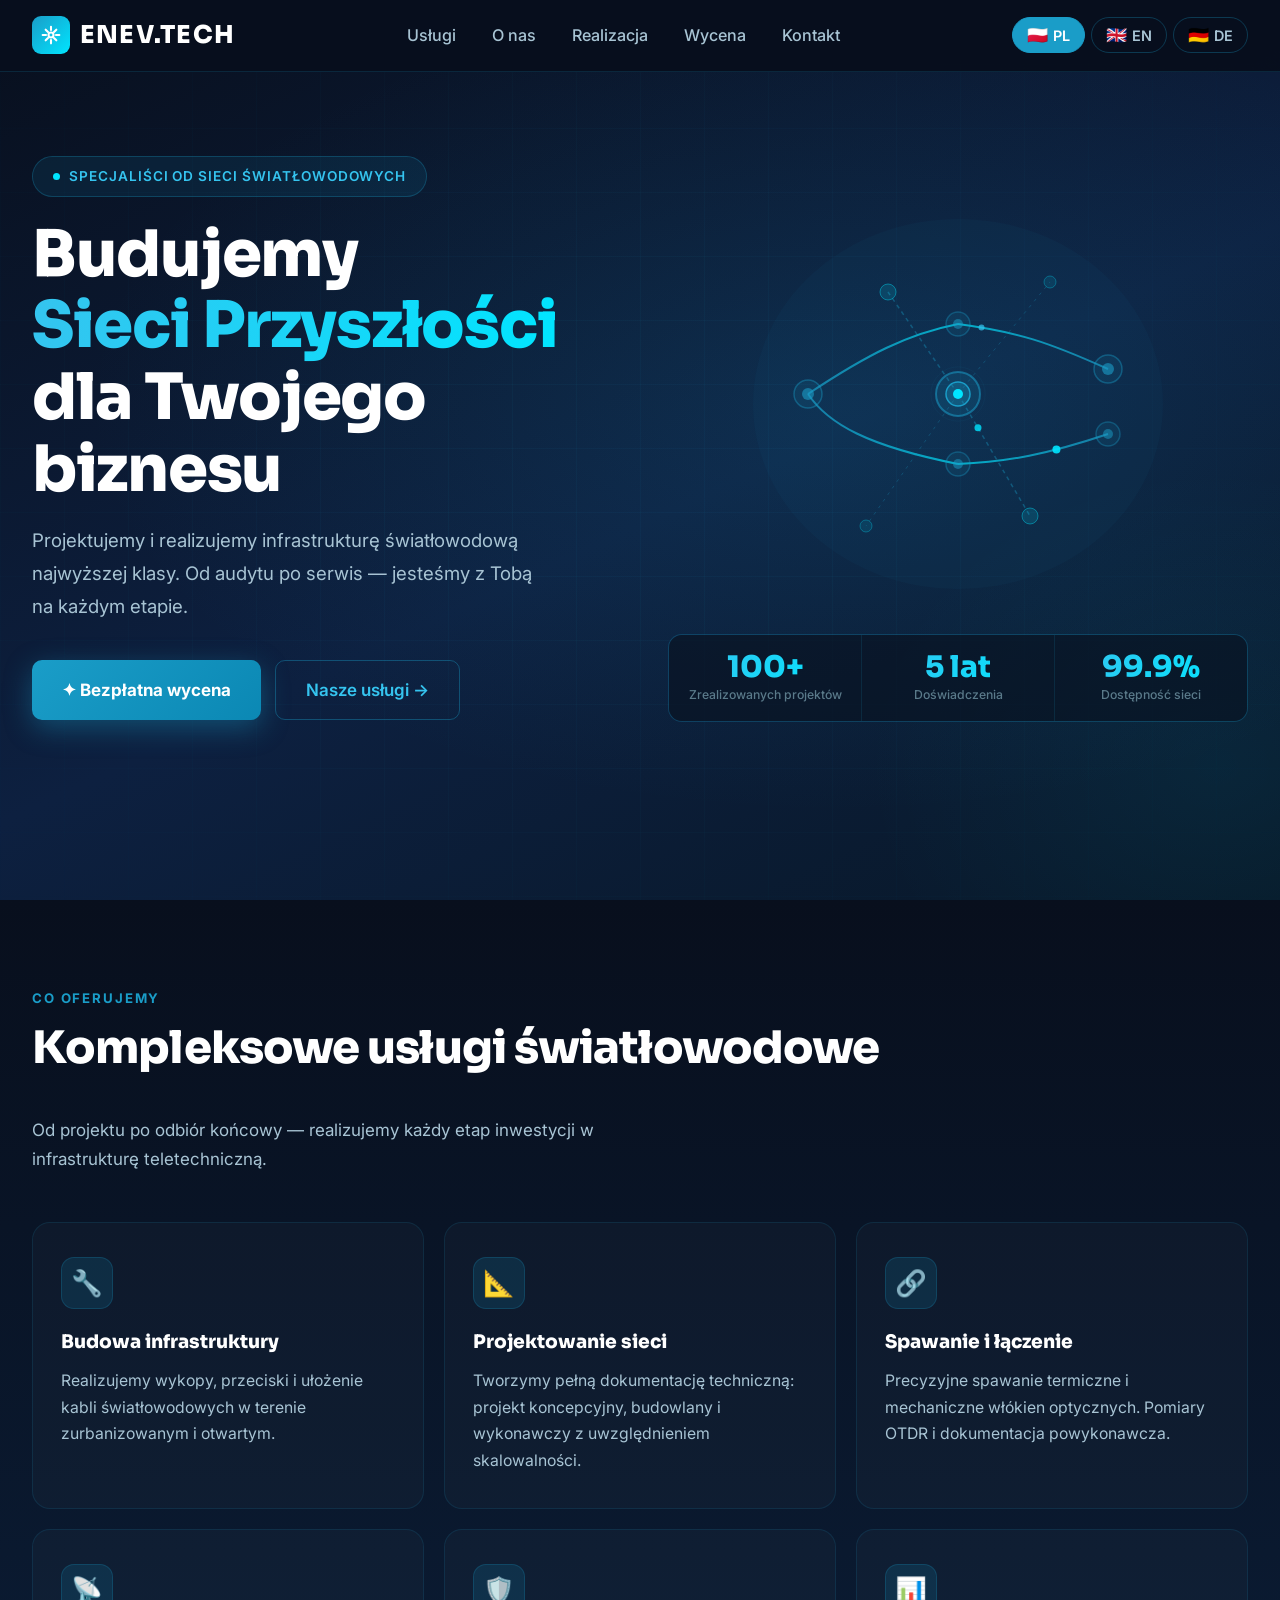
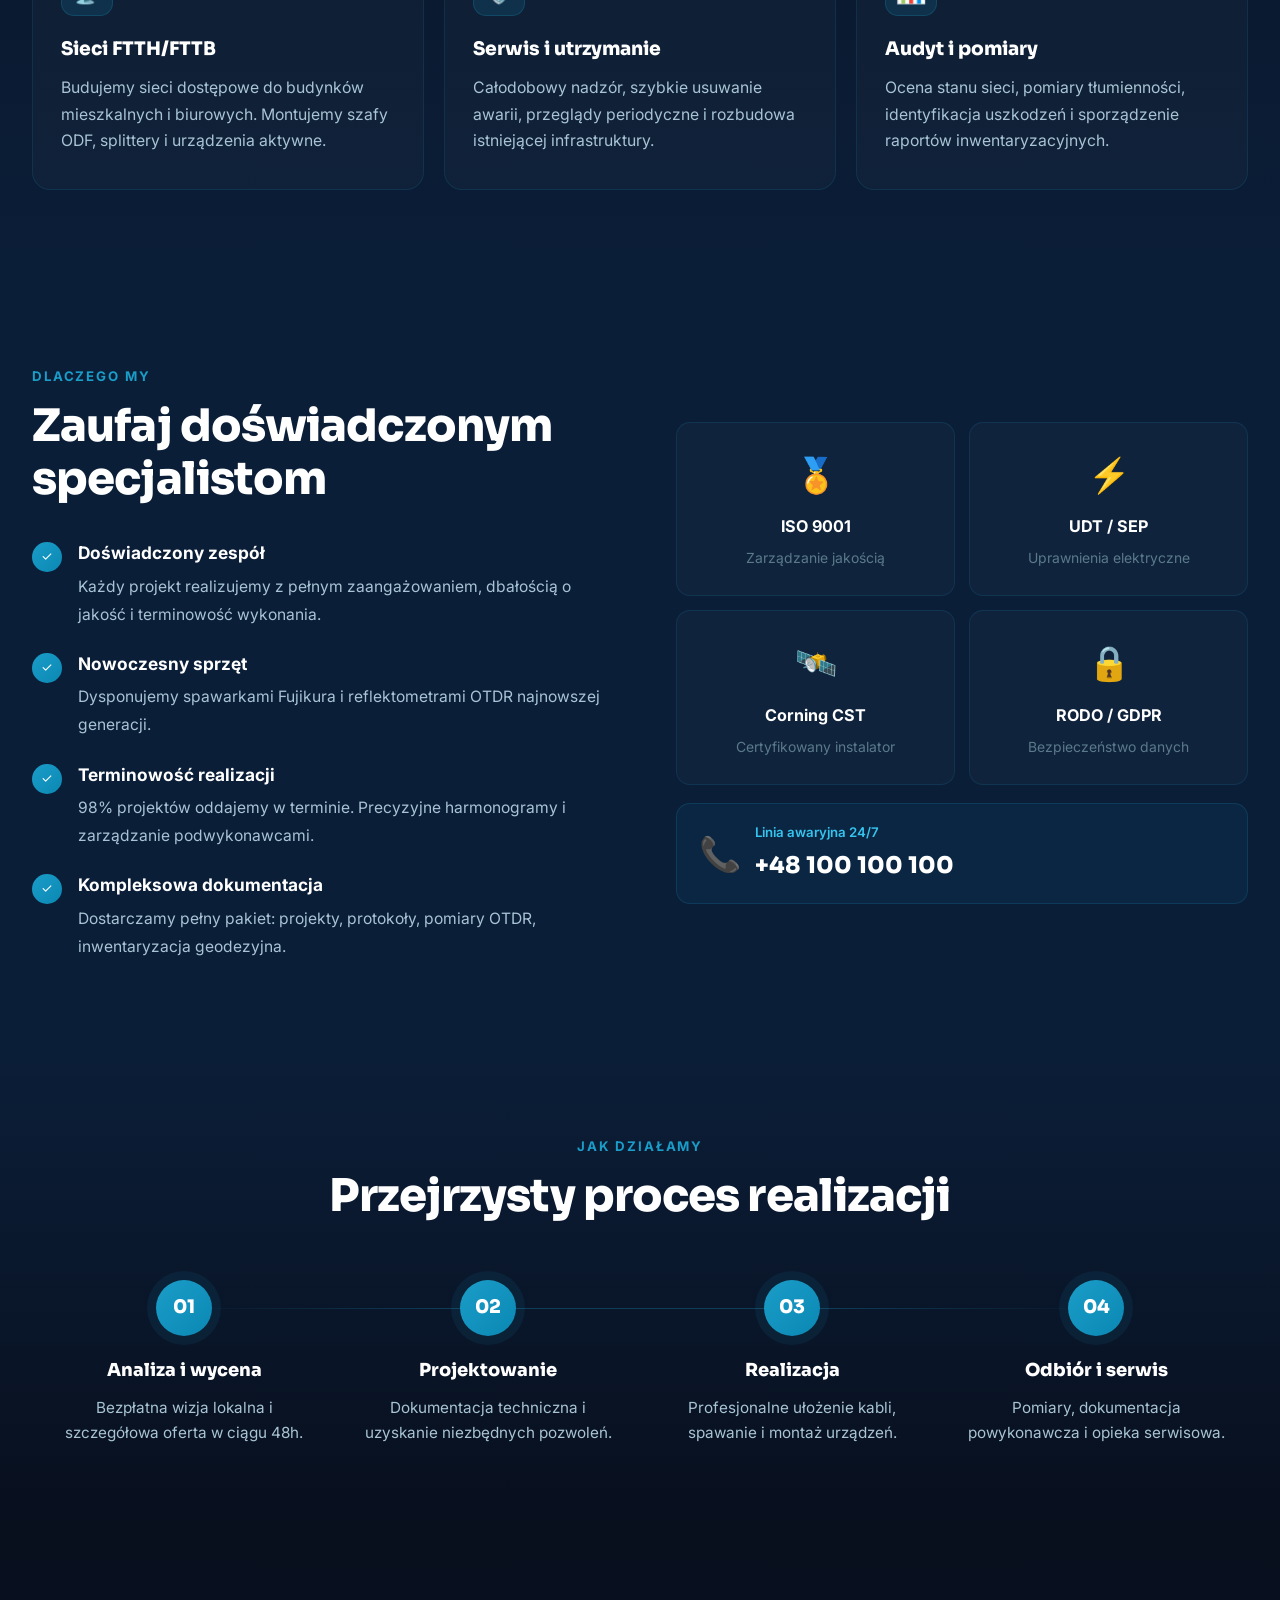
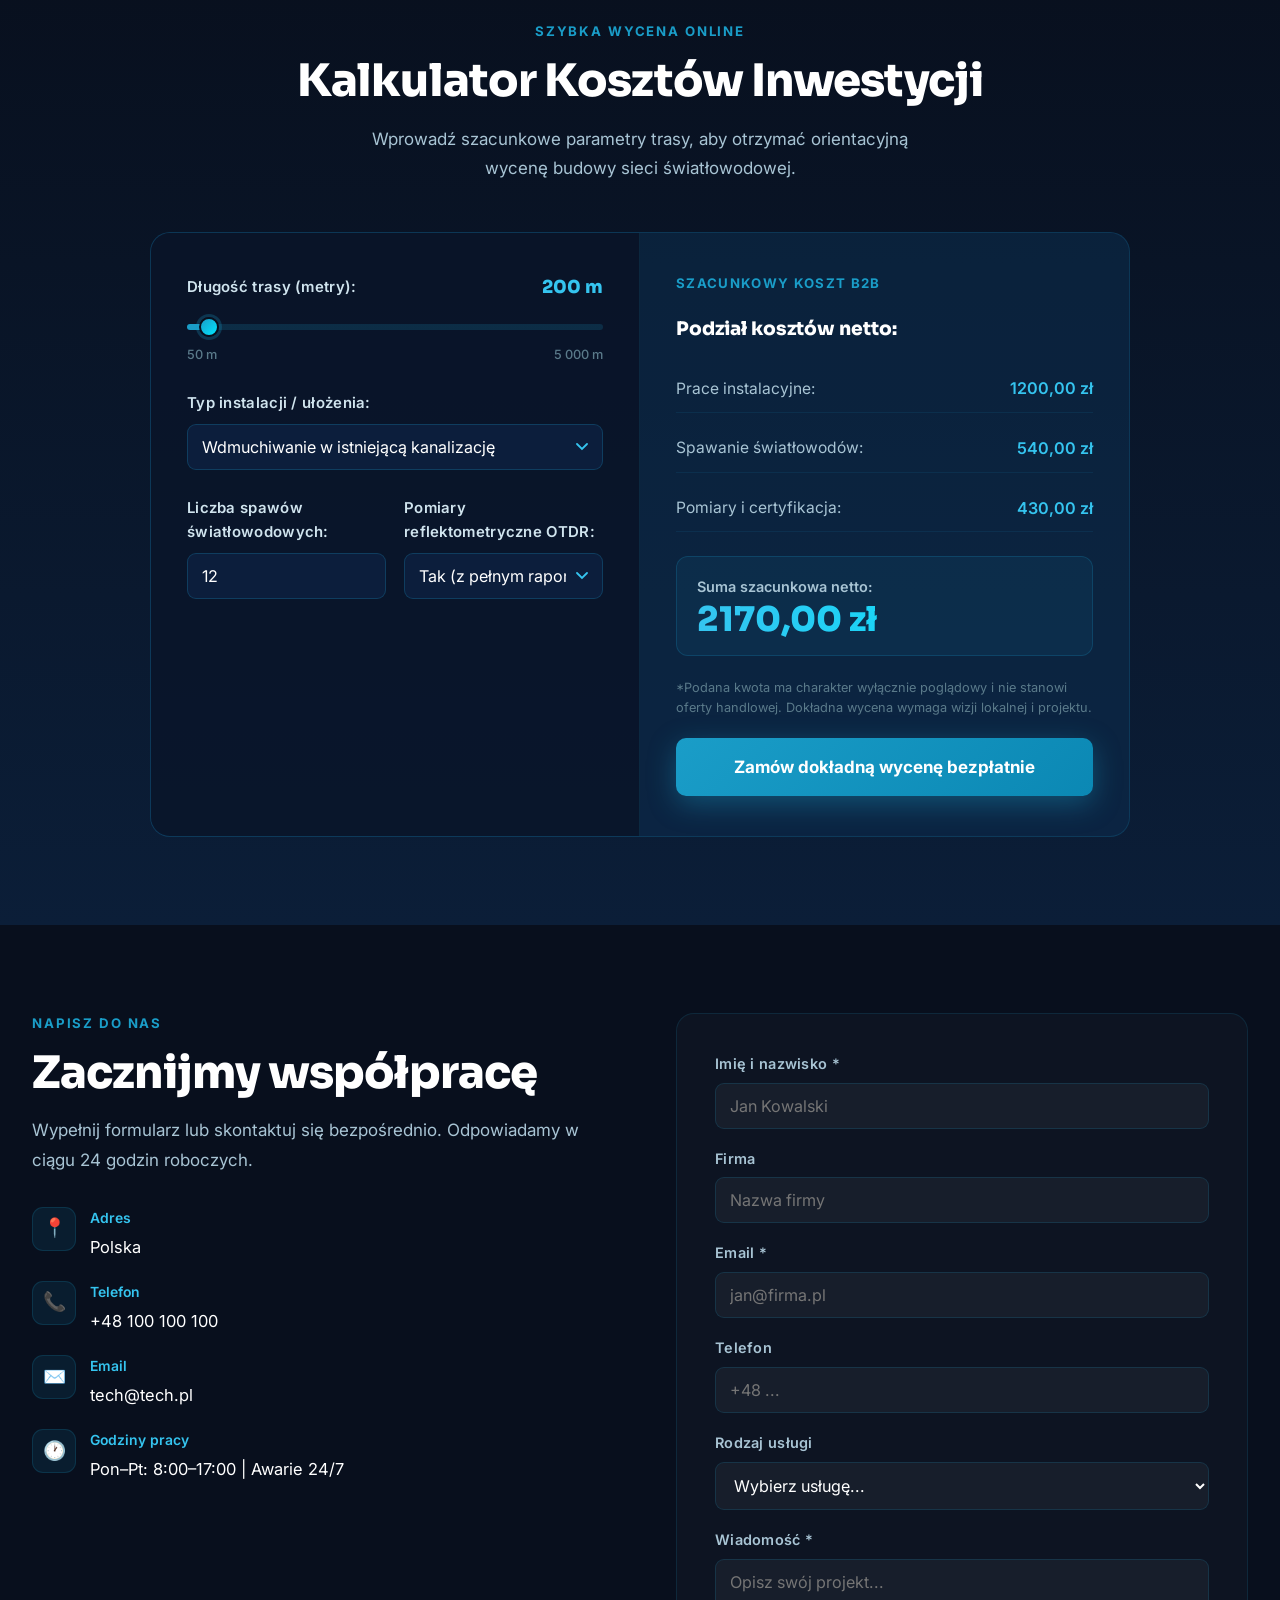
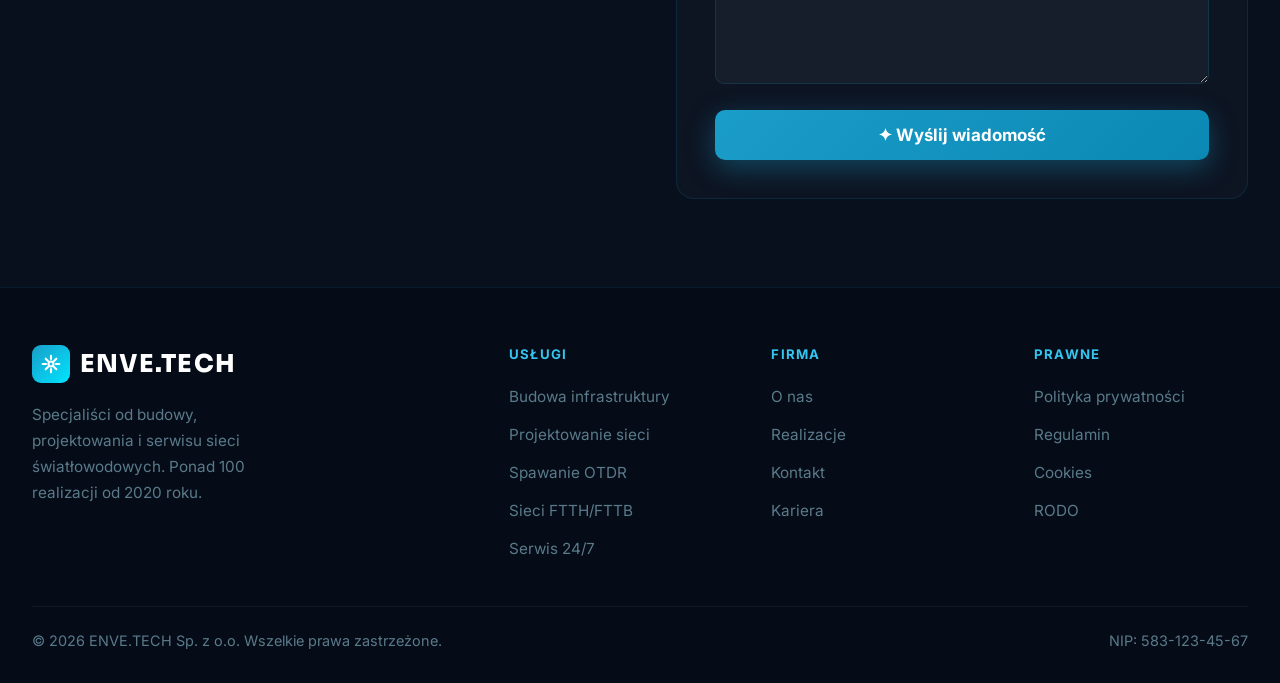
<file: index.html>
<!doctype html>
<html lang="pl">
	<head>
		<meta charset="UTF-8" />
		<meta name="viewport" content="width=device-width, initial-scale=1.0" />
		<meta
			name="description"
			content="Portfolio Łukasza – specjalisty od sieci światłowodowych."
		/>
		<title>ENEV.TECH – Budowa Sieci Światłowodowych</title>
		<link
			href="https://fonts.googleapis.com/css2?family=Inter:wght@300;400;500;600;700;800;900&family=Sora:wght@700;800;900&display=swap"
			rel="stylesheet"
		/>
		<link rel="stylesheet" href="style.css" />
		<script src="script.js" defer></script>
		<style></style>
	</head>
	<body>
		<nav class="navbar">
			<div class="navbar-inner">
				<a href="#" class="logo" id="logoLink">
					<div class="logo-box" id="logoBox">
						<svg
							id="logoSvg"
							viewBox="0 0 24 24"
							fill="none"
							stroke="#fff"
							stroke-width="2.5"
							stroke-linecap="round"
						>
							<circle cx="12" cy="12" r="3" />
							<path
								d="M12 2v4M12 18v4M2 12h4M18 12h4M5.6 5.6l2.8 2.8M15.6 15.6l2.8 2.8M5.6 18.4l2.8-2.8M15.6 8.4l2.8-2.8"
							/>
						</svg>
					</div>
					ENEV.TECH
				</a>

				<ul class="nav-links">
					<li>
						<a href="#services" data-i18n="nav_services">Usługi</a>
					</li>
					<li><a href="#why" data-i18n="nav_why">O nas</a></li>
					<li>
						<a href="#process" data-i18n="nav_process"
							>Realizacja</a
						>
					</li>
					<li>
						<a href="#calculator" data-i18n="nav_calc">Wycena</a>
					</li>
					<li>
						<a href="#contact" data-i18n="nav_contact">Kontakt</a>
					</li>
				</ul>

				<div class="lang-switcher">
					<button
						class="lang-btn active"
						onclick="setLang('pl', this)"
					>
						<span class="flag">🇵🇱</span> PL
					</button>
					<button class="lang-btn" onclick="setLang('en', this)">
						<span class="flag">🇬🇧</span> EN
					</button>
					<button class="lang-btn" onclick="setLang('de', this)">
						<span class="flag">🇩🇪</span> DE
					</button>
				</div>

				<button
					class="hamburger"
					id="hamburger"
					onclick="toggleMenu()"
					aria-label="Menu"
				>
					<span></span><span></span><span></span>
				</button>
			</div>
		</nav>
		<div class="mobile-drawer" id="drawer">
			<ul class="mobile-nav-links">
				<li>
					<a
						href="#services"
						onclick="closeMenu()"
						data-i18n="nav_services"
						>Usługi</a
					>
				</li>
				<li>
					<a href="#why" onclick="closeMenu()" data-i18n="nav_why"
						>O nas</a
					>
				</li>
				<li>
					<a
						href="#process"
						onclick="closeMenu()"
						data-i18n="nav_process"
						>Realizacja</a
					>
				</li>
				<li>
					<a
						href="#calculator"
						onclick="closeMenu()"
						data-i18n="nav_calc"
						>Wycena</a
					>
				</li>
				<li>
					<a
						href="#contact"
						onclick="closeMenu()"
						data-i18n="nav_contact"
						>Kontakt</a
					>
				</li>
			</ul>
			<div class="mobile-lang-bar">
				<button
					class="mobile-lang-btn active"
					onclick="setLang('pl', this)"
				>
					<span class="flag">🇵🇱</span> <span>Polski</span>
				</button>
				<button class="mobile-lang-btn" onclick="setLang('en', this)">
					<span class="flag">🇬🇧</span> <span>English</span>
				</button>
				<button class="mobile-lang-btn" onclick="setLang('de', this)">
					<span class="flag">🇩🇪</span> <span>Deutsch</span>
				</button>
			</div>
		</div>
		<section class="hero" id="home">
			<div class="hero-bg"></div>
			<div class="grid-bg"></div>
			<div class="hero-inner">
				<div>
					<div class="hero-tag" data-i18n="hero_tag">
						Specjaliści od sieci światłowodowych
					</div>
					<h1>
						<span data-i18n="h1a">Budujemy</span><br />
						<span class="hl" data-i18n="h1b">Sieci Przyszłości</span
						><br />
						<span data-i18n="h1c">dla Twojego biznesu</span>
					</h1>
					<p class="hero-desc" data-i18n="hero_desc">
						Projektujemy i realizujemy infrastrukturę światłowodową
						najwyższej klasy. Od audytu po serwis — jesteśmy z Tobą
						na każdym etapie.
					</p>
					<div class="hero-btns">
						<a href="#calculator" class="btn-pri" data-i18n="cta1"
							>✦ Bezpłatna wycena</a
						>
						<a href="#services" class="btn-sec" data-i18n="cta2"
							>Nasze usługi →</a
						>
					</div>
				</div>
				<div class="hero-visual">
					<svg
						class="net-svg"
						viewBox="0 0 460 420"
						fill="none"
						xmlns="http://www.w3.org/2000/svg"
					>
						<ellipse
							cx="230"
							cy="210"
							rx="205"
							ry="185"
							fill="rgba(26,157,200,0.04)"
						/>
						<path
							d="M80 200 C140 160 180 140 230 130"
							stroke="url(#g1)"
							stroke-width="2"
							opacity=".7"
						/>
						<path
							d="M80 200 C100 230 140 252 230 270"
							stroke="url(#g1)"
							stroke-width="2"
							opacity=".7"
						/>
						<path
							d="M380 175 C320 148 290 138 230 130"
							stroke="url(#g2)"
							stroke-width="2"
							opacity=".7"
						/>
						<path
							d="M380 240 C320 260 280 268 230 270"
							stroke="url(#g2)"
							stroke-width="2"
							opacity=".7"
						/>
						<path
							d="M230 130 L230 270"
							stroke="url(#g1)"
							stroke-width="2.5"
							opacity=".8"
						/>
						<path
							d="M230 200 L160 98"
							stroke="rgba(26,157,200,.38)"
							stroke-width="1.5"
							stroke-dasharray="4 4"
						/>
						<path
							d="M230 200 L302 322"
							stroke="rgba(26,157,200,.38)"
							stroke-width="1.5"
							stroke-dasharray="4 4"
						/>
						<path
							d="M230 200 L138 332"
							stroke="rgba(26,157,200,.28)"
							stroke-width="1"
							stroke-dasharray="3 5"
						/>
						<path
							d="M230 200 L322 88"
							stroke="rgba(26,157,200,.28)"
							stroke-width="1"
							stroke-dasharray="3 5"
						/>
						<circle r="4" fill="#00e5ff" opacity=".9">
							<animateMotion dur="3s" repeatCount="indefinite">
								<mpath href="#mp1" />
							</animateMotion>
						</circle>
						<circle r="3" fill="#35c4ef" opacity=".7">
							<animateMotion
								dur="4s"
								begin="1s"
								repeatCount="indefinite"
							>
								<mpath href="#mp2" />
							</animateMotion>
						</circle>
						<circle r="3.5" fill="#00e5ff" opacity=".8">
							<animateMotion
								dur="3.5s"
								begin=".5s"
								repeatCount="indefinite"
							>
								<mpath href="#mp3" />
							</animateMotion>
						</circle>
						<path
							id="mp1"
							d="M80 200 C140 160 180 140 230 130 L230 270 C280 268 320 260 380 240"
							fill="none"
						/>
						<path
							id="mp2"
							d="M380 175 C320 148 290 138 230 130 C180 140 140 160 80 200"
							fill="none"
						/>
						<path
							id="mp3"
							d="M160 98 L230 200 L302 322"
							fill="none"
						/>
						<circle
							cx="230"
							cy="200"
							r="22"
							fill="rgba(26,157,200,.14)"
							stroke="rgba(26,157,200,.55)"
							stroke-width="2"
						/>
						<circle
							cx="230"
							cy="200"
							r="12"
							fill="rgba(26,157,200,.28)"
							stroke="var(--teal)"
							stroke-width="1.5"
						/>
						<circle cx="230" cy="200" r="5" fill="#00e5ff" />
						<circle
							cx="80"
							cy="200"
							r="14"
							fill="rgba(26,157,200,.1)"
							stroke="rgba(26,157,200,.4)"
							stroke-width="1.5"
						/>
						<circle
							cx="80"
							cy="200"
							r="6"
							fill="rgba(26,157,200,.6)"
						/>
						<circle
							cx="380"
							cy="175"
							r="14"
							fill="rgba(26,157,200,.1)"
							stroke="rgba(26,157,200,.4)"
							stroke-width="1.5"
						/>
						<circle
							cx="380"
							cy="175"
							r="6"
							fill="rgba(26,157,200,.6)"
						/>
						<circle
							cx="380"
							cy="240"
							r="12"
							fill="rgba(26,157,200,.1)"
							stroke="rgba(26,157,200,.35)"
							stroke-width="1.5"
						/>
						<circle
							cx="380"
							cy="240"
							r="5"
							fill="rgba(26,157,200,.5)"
						/>
						<circle
							cx="230"
							cy="130"
							r="12"
							fill="rgba(26,157,200,.1)"
							stroke="rgba(26,157,200,.35)"
							stroke-width="1.5"
						/>
						<circle
							cx="230"
							cy="130"
							r="5"
							fill="rgba(26,157,200,.5)"
						/>
						<circle
							cx="230"
							cy="270"
							r="12"
							fill="rgba(26,157,200,.1)"
							stroke="rgba(26,157,200,.35)"
							stroke-width="1.5"
						/>
						<circle
							cx="230"
							cy="270"
							r="5"
							fill="rgba(26,157,200,.5)"
						/>
						<circle
							cx="160"
							cy="98"
							r="8"
							fill="rgba(0,229,255,.14)"
							stroke="rgba(0,229,255,.4)"
							stroke-width="1"
						/>
						<circle
							cx="302"
							cy="322"
							r="8"
							fill="rgba(0,229,255,.14)"
							stroke="rgba(0,229,255,.4)"
							stroke-width="1"
						/>
						<circle
							cx="138"
							cy="332"
							r="6"
							fill="rgba(0,229,255,.1)"
							stroke="rgba(0,229,255,.3)"
							stroke-width="1"
						/>
						<circle
							cx="322"
							cy="88"
							r="6"
							fill="rgba(0,229,255,.1)"
							stroke="rgba(0,229,255,.3)"
							stroke-width="1"
						/>
						<circle
							cx="230"
							cy="200"
							r="32"
							fill="none"
							stroke="rgba(26,157,200,.14)"
							stroke-width="1"
						>
							<animate
								attributeName="r"
								values="22;44;22"
								dur="3s"
								repeatCount="indefinite"
							/>
							<animate
								attributeName="opacity"
								values=".5;0;.5"
								dur="3s"
								repeatCount="indefinite"
							/>
						</circle>
						<defs>
							<linearGradient
								id="g1"
								x1="0%"
								y1="0%"
								x2="100%"
								y2="0%"
							>
								<stop offset="0%" stop-color="#1a9dc8" />
								<stop offset="100%" stop-color="#00e5ff" />
							</linearGradient>
							<linearGradient
								id="g2"
								x1="100%"
								y1="0%"
								x2="0%"
								y2="0%"
							>
								<stop offset="0%" stop-color="#1a9dc8" />
								<stop offset="100%" stop-color="#00e5ff" />
							</linearGradient>
						</defs>
					</svg>
					<div class="hero-inline-stats reveal">
						<div class="his-cell">
							<div class="his-num">100+</div>
							<div class="his-lbl" data-i18n="st1">
								Zrealizowanych projektów
							</div>
						</div>
						<div class="his-cell">
							<div class="his-num">5 lat</div>
							<div class="his-lbl" data-i18n="st2">
								Doświadczenia
							</div>
						</div>
						<div class="his-cell">
							<div class="his-num">99.9%</div>
							<div class="his-lbl" data-i18n="st3">
								Dostępność sieci
							</div>
						</div>
					</div>
				</div>
			</div>
		</section>
		<section id="services">
			<div class="inner">
				<div class="svc-head reveal">
					<div>
						<div class="sec-label" data-i18n="sl_services">
							Co oferujemy
						</div>
						<h2 data-i18n="sh_services">
							Kompleksowe usługi światłowodowe
						</h2>
					</div>
					<p class="sec-sub" data-i18n="ss_services">
						Od projektu po odbiór końcowy — realizujemy każdy etap
						inwestycji w infrastrukturę teletechniczną.
					</p>
				</div>
				<div class="svc-grid">
					<div class="svc-card reveal">
						<div class="svc-icon">🔧</div>
						<h3 data-i18n="s1t">Budowa infrastruktury</h3>
						<p data-i18n="s1d">
							Realizujemy wykopy, przeciski i ułożenie kabli
							światłowodowych w terenie zurbanizowanym i otwartym.
						</p>
					</div>
					<div class="svc-card reveal">
						<div class="svc-icon">📐</div>
						<h3 data-i18n="s2t">Projektowanie sieci</h3>
						<p data-i18n="s2d">
							Tworzymy pełną dokumentację techniczną: projekt
							koncepcyjny, budowlany i wykonawczy z uwzględnieniem
							skalowalności.
						</p>
					</div>
					<div class="svc-card reveal">
						<div class="svc-icon">🔗</div>
						<h3 data-i18n="s3t">Spawanie i łączenie</h3>
						<p data-i18n="s3d">
							Precyzyjne spawanie termiczne i mechaniczne włókien
							optycznych. Pomiary OTDR i dokumentacja
							powykonawcza.
						</p>
					</div>
					<div class="svc-card reveal">
						<div class="svc-icon">📡</div>
						<h3 data-i18n="s4t">Sieci FTTH/FTTB</h3>
						<p data-i18n="s4d">
							Budujemy sieci dostępowe do budynków mieszkalnych i
							biurowych. Montujemy szafy ODF, splittery i
							urządzenia aktywne.
						</p>
					</div>
					<div class="svc-card reveal">
						<div class="svc-icon">🛡️</div>
						<h3 data-i18n="s5t">Serwis i utrzymanie</h3>
						<p data-i18n="s5d">
							Całodobowy nadzór, szybkie usuwanie awarii,
							przeglądy periodyczne i rozbudowa istniejącej
							infrastruktury.
						</p>
					</div>
					<div class="svc-card reveal">
						<div class="svc-icon">📊</div>
						<h3 data-i18n="s6t">Audyt i pomiary</h3>
						<p data-i18n="s6d">
							Ocena stanu sieci, pomiary tłumienności,
							identyfikacja uszkodzeń i sporządzenie raportów
							inwentaryzacyjnych.
						</p>
					</div>
				</div>
			</div>
		</section>
		<section id="why">
			<div class="inner">
				<div class="why-grid">
					<div>
						<div class="sec-label reveal" data-i18n="sl_why">
							Dlaczego my
						</div>
						<h2 class="reveal" data-i18n="sh_why">
							Zaufaj doświadczonym specjalistom
						</h2>
						<ul class="why-list">
							<li class="why-item reveal">
								<div class="why-check">✓</div>
								<div class="why-item-text">
									<strong data-i18n="w1t"
										>Doświadczony zespół</strong
									><span data-i18n="w1d"
										>Każdy projekt realizujemy z pełnym
										zaangażowaniem, dbałością o jakość i
										terminowość wykonania.</span
									>
								</div>
							</li>
							<li class="why-item reveal">
								<div class="why-check">✓</div>
								<div class="why-item-text">
									<strong data-i18n="w2t"
										>Nowoczesny sprzęt</strong
									><span data-i18n="w2d"
										>Dysponujemy spawarkami Fujikura i
										reflektometrami OTDR najnowszej
										generacji.</span
									>
								</div>
							</li>
							<li class="why-item reveal">
								<div class="why-check">✓</div>
								<div class="why-item-text">
									<strong data-i18n="w3t"
										>Terminowość realizacji</strong
									><span data-i18n="w3d"
										>98% projektów oddajemy w terminie.
										Precyzyjne harmonogramy i zarządzanie
										podwykonawcami.</span
									>
								</div>
							</li>
							<li class="why-item reveal">
								<div class="why-check">✓</div>
								<div class="why-item-text">
									<strong data-i18n="w4t"
										>Kompleksowa dokumentacja</strong
									><span data-i18n="w4d"
										>Dostarczamy pełny pakiet: projekty,
										protokoły, pomiary OTDR, inwentaryzacja
										geodezyjna.</span
									>
								</div>
							</li>
						</ul>
					</div>
					<div class="reveal">
						<div class="cert-cards">
							<div class="cert-card">
								<div class="cert-icon">🏅</div>
								<strong>ISO 9001</strong
								><span data-i18n="c1"
									>Zarządzanie jakością</span
								>
							</div>
							<div class="cert-card">
								<div class="cert-icon">⚡</div>
								<strong>UDT / SEP</strong
								><span data-i18n="c2"
									>Uprawnienia elektryczne</span
								>
							</div>
							<div class="cert-card">
								<div class="cert-icon">🛰️</div>
								<strong>Corning CST</strong
								><span data-i18n="c3"
									>Certyfikowany instalator</span
								>
							</div>
							<div class="cert-card">
								<div class="cert-icon">🔒</div>
								<strong>RODO / GDPR</strong
								><span data-i18n="c4"
									>Bezpieczeństwo danych</span
								>
							</div>
						</div>
						<div class="hotline-box">
							<div style="font-size: 2rem">📞</div>
							<div>
								<div class="hotline-label" data-i18n="hl_label">
									Linia awaryjna 24/7
								</div>
								<div class="big-phone">+48 100 100 100</div>
							</div>
						</div>
					</div>
				</div>
			</div>
		</section>
		<section id="process">
			<div class="inner">
				<div class="proc-head reveal">
					<div class="sec-label" data-i18n="sl_proc">
						Jak działamy
					</div>
					<h2 data-i18n="sh_proc">Przejrzysty proces realizacji</h2>
				</div>
				<div class="proc-steps">
					<div class="step reveal">
						<div class="step-num">01</div>
						<h3 data-i18n="p1t">Analiza i wycena</h3>
						<p data-i18n="p1d">
							Bezpłatna wizja lokalna i szczegółowa oferta w ciągu
							48h.
						</p>
					</div>
					<div class="step reveal">
						<div class="step-num">02</div>
						<h3 data-i18n="p2t">Projektowanie</h3>
						<p data-i18n="p2d">
							Dokumentacja techniczna i uzyskanie niezbędnych
							pozwoleń.
						</p>
					</div>
					<div class="step reveal">
						<div class="step-num">03</div>
						<h3 data-i18n="p3t">Realizacja</h3>
						<p data-i18n="p3d">
							Profesjonalne ułożenie kabli, spawanie i montaż
							urządzeń.
						</p>
					</div>
					<div class="step reveal">
						<div class="step-num">04</div>
						<h3 data-i18n="p4t">Odbiór i serwis</h3>
						<p data-i18n="p4d">
							Pomiary, dokumentacja powykonawcza i opieka
							serwisowa.
						</p>
					</div>
				</div>
			</div>
		</section>
		<section id="calculator">
			<div class="inner">
				<div class="calc-head reveal">
					<div class="sec-label" data-i18n="sl_calc">
						Szybka wycena online
					</div>
					<h2 data-i18n="sh_calc">Kalkulator Kosztów Inwestycji</h2>
					<p
						class="sec-sub"
						style="margin: 12px auto 0; text-align: center"
						data-i18n="ss_calc"
					>
						Wprowadź szacunkowe parametry trasy, aby otrzymać
						orientacyjną wycenę budowy sieci światłowodowej.
					</p>
				</div>
				<div class="calc-card reveal">
					<div class="calc-left">
						<div class="calc-field">
							<div class="calc-row-top">
								<label data-i18n="cl_dist"
									>Długość trasy (metry):</label
								>
								<span class="range-val" id="range-val"
									>200 m</span
								>
							</div>
							<div class="calc-range-wrap">
								<input
									type="range"
									class="calc-range"
									id="calc-range"
									min="50"
									max="5000"
									value="200"
									step="10"
								/>
							</div>
							<div class="range-minmax">
								<span>50 m</span><span>5 000 m</span>
							</div>
						</div>
						<div class="calc-field">
							<label data-i18n="cl_type"
								>Typ instalacji / ułożenia:</label
							>
							<select class="calc-select" id="calc-type">
								<option value="6" data-i18n="ct1">
									Wdmuchiwanie w istniejącą kanalizację
								</option>
								<option value="12" data-i18n="ct2">
									Mikrokablodukt w gruncie
								</option>
								<option value="18" data-i18n="ct3">
									Wykop otwarty z remontem nawierzchni
								</option>
								<option value="22" data-i18n="ct4">
									Przewiert sterowany HDD
								</option>
								<option value="30" data-i18n="ct5">
									Obszar miejski – pełny zakres robót
								</option>
							</select>
						</div>
						<div class="calc-two-col">
							<div class="calc-field">
								<label data-i18n="cl_splices"
									>Liczba spawów światłowodowych:</label
								>
								<input
									type="number"
									class="calc-input"
									id="calc-splices"
									value="12"
									min="0"
									max="999"
								/>
							</div>
							<div class="calc-field">
								<label data-i18n="cl_otdr"
									>Pomiary reflektometryczne OTDR:</label
								>
								<select class="calc-select" id="calc-otdr">
									<option value="yes" data-i18n="co1">
										Tak (z pełnym raportem pomiarów)
									</option>
									<option value="no" data-i18n="co2">
										Nie
									</option>
								</select>
							</div>
						</div>
					</div>
					<div class="calc-right">
						<div class="calc-result-label" data-i18n="cr_label">
							Szacunkowy Koszt B2B
						</div>
						<div class="result-title" data-i18n="cr_title">
							Podział kosztów netto:
						</div>
						<div class="cost-lines">
							<div class="cost-line">
								<span
									class="cost-line-label"
									data-i18n="cr_install"
									>Prace instalacyjne:</span
								><span
									class="cost-line-val"
									id="out-installation"
									>—</span
								>
							</div>
							<div class="cost-line">
								<span
									class="cost-line-label"
									data-i18n="cr_splices"
									>Spawanie światłowodów:</span
								><span class="cost-line-val" id="out-splices"
									>—</span
								>
							</div>
							<div class="cost-line">
								<span
									class="cost-line-label"
									data-i18n="cr_otdr"
									>Pomiary i certyfikacja:</span
								><span class="cost-line-val" id="out-pomiary"
									>—</span
								>
							</div>
						</div>
						<div class="cost-total-row">
							<div
								class="cost-total-label"
								data-i18n="cr_total_label"
							>
								Suma szacunkowa netto:
							</div>
							<div class="cost-total-num" id="out-total">—</div>
						</div>
						<p class="cost-note" data-i18n="cr_note">
							*Podana kwota ma charakter wyłącznie poglądowy i nie
							stanowi oferty handlowej. Dokładna wycena wymaga
							wizji lokalnej i projektu.
						</p>
						<a
							href="#contact"
							class="btn-pri"
							style="width: 100%; justify-content: center"
							data-i18n="cr_cta"
							>Zamów dokładną wycenę bezpłatnie</a
						>
					</div>
				</div>
			</div>
		</section>
		<section id="contact">
			<div class="inner">
				<div class="contact-wrap">
					<div>
						<div class="sec-label reveal" data-i18n="sl_contact">
							Napisz do nas
						</div>
						<h2 class="reveal" data-i18n="sh_contact">
							Zacznijmy współpracę
						</h2>
						<p class="sec-sub reveal" data-i18n="ss_contact">
							Wypełnij formularz lub skontaktuj się bezpośrednio.
							Odpowiadamy w ciągu 24 godzin roboczych.
						</p>
						<div class="contact-info">
							<div class="c-item reveal">
								<div class="c-icon">📍</div>
								<div>
									<strong data-i18n="ci_addr">Adres</strong
									><span>Polska</span>
								</div>
							</div>
							<div class="c-item reveal">
								<div class="c-icon">📞</div>
								<div>
									<strong data-i18n="ci_phone">Telefon</strong
									><span>+48 100 100 100</span>
								</div>
							</div>
							<div class="c-item reveal">
								<div class="c-icon">✉️</div>
								<div>
									<strong data-i18n="ci_email">Email</strong
									><span>tech@tech.pl</span>
								</div>
							</div>
							<div class="c-item reveal">
								<div class="c-icon">🕐</div>
								<div>
									<strong data-i18n="ci_hours"
										>Godziny pracy</strong
									><span data-i18n="ci_hval"
										>Pon–Pt: 8:00–17:00 | Awarie 24/7</span
									>
								</div>
							</div>
						</div>
					</div>
					<div class="contact-form reveal">
						<div class="f-group">
							<label data-i18n="fl_name">Imię i nazwisko *</label
							><input type="text" placeholder="Jan Kowalski" />
						</div>
						<div class="f-group">
							<label data-i18n="fl_co">Firma</label
							><input type="text" placeholder="Nazwa firmy" />
						</div>
						<div class="f-group">
							<label data-i18n="fl_email">Email *</label
							><input type="email" placeholder="jan@firma.pl" />
						</div>
						<div class="f-group">
							<label data-i18n="fl_phone">Telefon</label
							><input type="tel" placeholder="+48 ..." />
						</div>
						<div class="f-group">
							<label data-i18n="fl_svc">Rodzaj usługi</label>
							<select>
								<option data-i18n="fo0">
									Wybierz usługę...
								</option>
								<option data-i18n="fo1">
									Budowa infrastruktury
								</option>
								<option data-i18n="fo2">
									Projektowanie sieci
								</option>
								<option data-i18n="fo3">
									Spawanie i pomiary
								</option>
								<option data-i18n="fo4">
									Serwis i utrzymanie
								</option>
								<option data-i18n="fo5">Inne</option>
							</select>
						</div>
						<div class="f-group">
							<label data-i18n="fl_msg">Wiadomość *</label
							><textarea
								placeholder="Opisz swój projekt..."
							></textarea>
						</div>
						<button
							class="btn-pri"
							style="width: 100%; justify-content: center"
							data-i18n="f_send"
						>
							✦ Wyślij wiadomość
						</button>
					</div>
				</div>
			</div>
		</section>
		<footer>
			<div class="footer-inner">
				<div class="footer-top">
					<div class="footer-brand">
						<a
							href="#"
							class="logo"
							style="display: inline-flex; margin-bottom: 4px"
						>
							<div class="logo-box" id="footerLogoBox">
								<svg
									viewBox="0 0 24 24"
									fill="none"
									stroke="#fff"
									stroke-width="2.5"
									stroke-linecap="round"
								>
									<circle cx="12" cy="12" r="3" />
									<path
										d="M12 2v4M12 18v4M2 12h4M18 12h4M5.6 5.6l2.8 2.8M15.6 15.6l2.8 2.8M5.6 18.4l2.8-2.8M15.6 8.4l2.8-2.8"
									/>
								</svg>
							</div>
							ENVE.TECH
						</a>
						<p data-i18n="ft_desc">
							Specjaliści od budowy, projektowania i serwisu sieci
							światłowodowych. Ponad 100 realizacji od 2020 roku.
						</p>
					</div>
					<div class="f-col">
						<h4 data-i18n="ft_svc">Usługi</h4>
						<ul>
							<li>
								<a href="#services" data-i18n="fs1"
									>Budowa infrastruktury</a
								>
							</li>
							<li>
								<a href="#services" data-i18n="fs2"
									>Projektowanie sieci</a
								>
							</li>
							<li>
								<a href="#services" data-i18n="fs3"
									>Spawanie OTDR</a
								>
							</li>
							<li>
								<a href="#services" data-i18n="fs4"
									>Sieci FTTH/FTTB</a
								>
							</li>
							<li>
								<a href="#services" data-i18n="fs5"
									>Serwis 24/7</a
								>
							</li>
						</ul>
					</div>
					<div class="f-col">
						<h4 data-i18n="ft_co">Firma</h4>
						<ul>
							<li><a href="#why" data-i18n="fc1">O nas</a></li>
							<li>
								<a href="#process" data-i18n="fc2"
									>Realizacje</a
								>
							</li>
							<li>
								<a href="#contact" data-i18n="fc3">Kontakt</a>
							</li>
							<li><a href="#" data-i18n="fc4">Kariera</a></li>
						</ul>
					</div>
					<div class="f-col">
						<h4 data-i18n="ft_lg">Prawne</h4>
						<ul>
							<li>
								<a href="#" data-i18n="fl1"
									>Polityka prywatności</a
								>
							</li>
							<li><a href="#" data-i18n="fl2">Regulamin</a></li>
							<li><a href="#" data-i18n="fl3">Cookies</a></li>
							<li><a href="#" data-i18n="fl4">RODO</a></li>
						</ul>
					</div>
				</div>
				<div class="footer-bottom">
					<p data-i18n="ft_copy">
						© 2026 ENVE.TECH Sp. z o.o. Wszelkie prawa zastrzeżone.
					</p>
					<p>NIP: 583-123-45-67</p>
				</div>
			</div>
		</footer>
		<script></script>
	</body>
</html>
</file>
<file: style.css>
:root {
	--blue-deep: #080f1d;
	--blue-mid: #0d2040;
	--teal: #1a9dc8;
	--teal-light: #35c4ef;
	--accent: #00e5ff;
	--white: #ffffff;
	--gray-200: #d0e4ee;
	--gray-300: #a8c4d4;
	--gray-500: #5a7a8a;
	--nav-h: 72px;
}
*,
*::before,
*::after {
	box-sizing: border-box;
	margin: 0;
	padding: 0;
}
html {
	scroll-behavior: smooth;
	font-size: 17px;
}
body {
	font-family: "Inter", sans-serif;
	background: var(--blue-deep);
	color: var(--white);
	overflow-x: hidden;
	line-height: 1.65;
	font-display: swap;
}
.navbar {
	position: fixed;
	top: 0;
	left: 0;
	right: 0;
	z-index: 1000;
	height: var(--nav-h);
	background: rgba(8, 15, 29, 0.97);
	backdrop-filter: blur(14px);
	border-bottom: 1px solid rgba(26, 157, 200, 0.18);
	display: flex;
	align-items: center;
}
.navbar-inner {
	width: 100%;
	max-width: 1280px;
	margin: 0 auto;
	padding: 0 32px;
	display: flex;
	align-items: center;
	justify-content: space-between;
	gap: 16px;
}
.logo {
	display: flex;
	align-items: center;
	gap: 10px;
	font-family: "Sora", sans-serif;
	font-size: 1.45rem;
	font-weight: 900;
	color: var(--white);
	text-decoration: none;
	letter-spacing: 0.05em;
	flex-shrink: 0;
}
.logo-box {
	width: 38px;
	height: 38px;
	background: linear-gradient(135deg, var(--teal), var(--accent));
	border-radius: 9px;
	display: flex;
	align-items: center;
	justify-content: center;
	overflow: hidden;
	flex-shrink: 0;
}
.logo-box img {
	width: 100%;
	height: 100%;
	object-fit: cover;
	border-radius: 9px;
}
.logo-box svg {
	width: 20px;
	height: 20px;
}
.logo-upload-hint {
	display: none;
}
.nav-links {
	display: flex;
	align-items: center;
	gap: 36px;
	list-style: none;
}
.nav-links a {
	color: var(--gray-300);
	text-decoration: none;
	font-size: 0.95rem;
	font-weight: 500;
	transition: color 0.2s;
}
.nav-links a:hover {
	color: var(--accent);
}
.lang-switcher {
	display: flex;
	align-items: center;
	gap: 6px;
	flex-shrink: 0;
}
.lang-btn {
	display: flex;
	align-items: center;
	gap: 5px;
	padding: 7px 14px;
	border: 1.5px solid rgba(26, 157, 200, 0.3);
	background: transparent;
	border-radius: 24px;
	color: var(--gray-300);
	font-size: 0.85rem;
	font-weight: 600;
	font-family: "Inter", sans-serif;
	cursor: pointer;
	transition: all 0.2s;
	white-space: nowrap;
}
.lang-btn .flag {
	font-size: 1rem;
}
.lang-btn:hover {
	border-color: var(--teal);
	color: var(--white);
	background: rgba(26, 157, 200, 0.1);
}
.lang-btn.active {
	background: var(--teal);
	border-color: var(--teal);
	color: var(--white);
}
.hamburger {
	display: none;
	flex-direction: column;
	gap: 5px;
	background: none;
	border: none;
	cursor: pointer;
	padding: 6px;
	margin-left: 4px;
}
.hamburger span {
	display: block;
	width: 26px;
	height: 2.5px;
	background: var(--gray-300);
	border-radius: 2px;
	transition: all 0.3s;
}
.hamburger.open span:nth-child(1) {
	transform: translateY(7.5px) rotate(45deg);
}
.hamburger.open span:nth-child(2) {
	opacity: 0;
}
.hamburger.open span:nth-child(3) {
	transform: translateY(-7.5px) rotate(-45deg);
}
.mobile-drawer {
	display: none;
	position: fixed;
	top: var(--nav-h);
	left: 0;
	right: 0;
	background: rgba(8, 15, 29, 0.99);
	border-bottom: 1px solid rgba(26, 157, 200, 0.15);
	padding: 24px 28px 32px;
	z-index: 999;
	flex-direction: column;
}
.mobile-drawer.open {
	display: flex;
}
.mobile-nav-links {
	list-style: none;
	margin-bottom: 24px;
}
.mobile-nav-links li {
	border-bottom: 1px solid rgba(255, 255, 255, 0.06);
}
.mobile-nav-links a {
	display: block;
	padding: 15px 0;
	color: var(--white);
	text-decoration: none;
	font-size: 1.15rem;
	font-weight: 600;
	transition: color 0.2s;
}
.mobile-nav-links a:hover {
	color: var(--accent);
}
.mobile-lang-bar {
	display: flex;
	gap: 8px;
	background: rgba(255, 255, 255, 0.03);
	border: 1px solid rgba(26, 157, 200, 0.14);
	border-radius: 14px;
	padding: 8px;
}
.mobile-lang-btn {
	flex: 1;
	display: flex;
	align-items: center;
	justify-content: center;
	gap: 7px;
	padding: 13px 8px;
	border: 1.5px solid rgba(26, 157, 200, 0.22);
	background: transparent;
	border-radius: 10px;
	color: var(--gray-300);
	font-size: 0.95rem;
	font-weight: 700;
	font-family: "Inter", sans-serif;
	cursor: pointer;
	transition: all 0.2s;
}
.mobile-lang-btn .flag {
	font-size: 1.25rem;
}
.mobile-lang-btn.active {
	background: var(--teal);
	border-color: var(--teal);
	color: var(--white);
}
.mobile-lang-btn:not(.active):hover {
	border-color: var(--teal);
	color: var(--white);
}
.hero {
	padding-top: var(--nav-h);
	min-height: 100vh;
	display: flex;
	flex-direction: column;
	justify-content: center;
	position: relative;
	overflow: hidden;
}
.hero-bg {
	position: absolute;
	inset: 0;
	background:
		radial-gradient(
			ellipse 90% 70% at 65% 45%,
			rgba(26, 157, 200, 0.12) 0%,
			transparent 65%
		),
		radial-gradient(
			ellipse 50% 60% at 95% 85%,
			rgba(0, 229, 255, 0.06) 0%,
			transparent 55%
		),
		linear-gradient(155deg, #080f1d 0%, #0d2040 55%, #081828 100%);
}
.grid-bg {
	position: absolute;
	inset: 0;
	background-image:
		linear-gradient(rgba(26, 157, 200, 0.05) 1px, transparent 1px),
		linear-gradient(90deg, rgba(26, 157, 200, 0.05) 1px, transparent 1px);
	background-size: 64px 64px;
	mask-image: radial-gradient(
		ellipse 75% 75% at 50% 50%,
		black 25%,
		transparent 100%
	);
}
.hero-inner {
	max-width: 1280px;
	margin: 0 auto;
	padding: 64px 32px 32px;
	position: relative;
	z-index: 2;
	display: grid;
	grid-template-columns: 1fr 1fr;
	gap: 56px;
	align-items: center;
}
.hero-tag {
	display: inline-flex;
	align-items: center;
	gap: 9px;
	background: rgba(26, 157, 200, 0.1);
	border: 1px solid rgba(26, 157, 200, 0.28);
	border-radius: 32px;
	padding: 8px 20px;
	font-size: 0.8rem;
	font-weight: 600;
	color: var(--teal-light);
	letter-spacing: 0.07em;
	text-transform: uppercase;
	margin-bottom: 22px;
}
.hero-tag::before {
	content: "";
	width: 7px;
	height: 7px;
	background: var(--accent);
	border-radius: 50%;
	animation: blink 2s infinite;
}
@keyframes blink {
	0%,
	100% {
		opacity: 1;
		transform: scale(1);
	}
	50% {
		opacity: 0.4;
		transform: scale(1.5);
	}
}
h1 {
	font-family: "Sora", sans-serif;
	font-size: clamp(2.4rem, 5vw, 4rem);
	font-weight: 900;
	line-height: 1.12;
	letter-spacing: -0.02em;
	margin-bottom: 20px;
}
h1 .hl {
	background: linear-gradient(100deg, var(--teal-light), var(--accent));
	-webkit-background-clip: text;
	-webkit-text-fill-color: transparent;
	background-clip: text;
}

.hero-desc {
	font-size: 1.1rem;
	color: var(--gray-300);
	line-height: 1.75;
	max-width: 500px;
	margin-bottom: 36px;
	font-weight: 400;
}
.hero-btns {
	display: flex;
	gap: 14px;
	flex-wrap: wrap;
	margin-bottom: 40px;
}
.btn-pri {
	display: inline-flex;
	align-items: center;
	gap: 8px;
	padding: 15px 30px;
	background: linear-gradient(135deg, var(--teal), #0b88b4);
	color: var(--white);
	border: none;
	border-radius: 10px;
	font-size: 1rem;
	font-weight: 700;
	font-family: "Inter", sans-serif;
	cursor: pointer;
	text-decoration: none;
	box-shadow: 0 8px 28px rgba(26, 157, 200, 0.38);
	transition: all 0.25s;
}
.btn-pri:hover {
	transform: translateY(-3px);
	box-shadow: 0 14px 40px rgba(26, 157, 200, 0.55);
}
.btn-sec {
	display: inline-flex;
	align-items: center;
	gap: 8px;
	padding: 15px 30px;
	background: transparent;
	color: var(--teal-light);
	border: 1.5px solid rgba(26, 157, 200, 0.38);
	border-radius: 10px;
	font-size: 1rem;
	font-weight: 600;
	font-family: "Inter", sans-serif;
	cursor: pointer;
	text-decoration: none;
	transition: all 0.25s;
}
.btn-sec:hover {
	background: rgba(26, 157, 200, 0.09);
	border-color: var(--teal);
}
.hero-inline-stats {
	display: flex;
	gap: 0;
	border: 1px solid rgba(26, 157, 200, 0.22);
	border-radius: 14px;
	overflow: hidden;
	background: rgba(26, 157, 200, 0.06);
	width: 100%;
}
.his-cell {
	flex: 1;
	padding: 18px 10px;
	text-align: center;
	border-right: 1px solid rgba(26, 157, 200, 0.14);
	background: rgba(8, 15, 29, 0.65);
}
.his-cell:last-child {
	border-right: none;
}
.his-num {
	font-family: "Sora", sans-serif;
	font-size: 1.75rem;
	font-weight: 900;
	background: linear-gradient(120deg, var(--teal-light), var(--accent));
	-webkit-background-clip: text;
	-webkit-text-fill-color: transparent;
	background-clip: text;
	line-height: 1;
	margin-bottom: 5px;
}
.his-lbl {
	font-size: 0.72rem;
	color: var(--gray-500);
	font-weight: 500;
	line-height: 1.3;
}
.hero-visual {
	display: flex;
	flex-direction: column;
	align-items: center;
	justify-content: center;
	gap: 20px;
}
.net-svg {
	width: 100%;
	max-width: 460px;
	animation: float 7s ease-in-out infinite;
}
@keyframes float {
	0%,
	100% {
		transform: translateY(0);
	}
	50% {
		transform: translateY(-14px);
	}
}
.logo-upload-zone {
	display: none;
}
section {
	padding: 88px 0;
}
.inner {
	max-width: 1280px;
	margin: 0 auto;
	padding: 0 32px;
}
.sec-label {
	font-size: 0.78rem;
	font-weight: 700;
	letter-spacing: 0.14em;
	text-transform: uppercase;
	color: var(--teal);
	margin-bottom: 12px;
}
h2 {
	font-family: "Sora", sans-serif;
	font-size: clamp(1.8rem, 3.5vw, 2.8rem);
	font-weight: 800;
	line-height: 1.2;
	letter-spacing: -0.02em;
	margin-bottom: 16px;
}
.sec-sub {
	font-size: 1rem;
	color: var(--gray-300);
	line-height: 1.72;
	max-width: 580px;
	font-weight: 400;
}
#services {
	background: linear-gradient(180deg, var(--blue-deep) 0%, #0b1e38 100%);
}
.svc-head {
	display: flex;
	justify-content: space-between;
	align-items: flex-end;
	margin-bottom: 48px;
	gap: 24px;
	flex-wrap: wrap;
}
.svc-grid {
	display: grid;
	grid-template-columns: repeat(3, 1fr);
	gap: 20px;
}
.svc-card {
	background: rgba(255, 255, 255, 0.025);
	border: 1px solid rgba(26, 157, 200, 0.14);
	border-radius: 18px;
	padding: 34px 28px;
	transition: all 0.3s;
	position: relative;
	overflow: hidden;
}
.svc-card::after {
	content: "";
	position: absolute;
	top: 0;
	left: 0;
	right: 0;
	height: 2px;
	background: linear-gradient(90deg, transparent, var(--teal), transparent);
	opacity: 0;
	transition: opacity 0.3s;
}
.svc-card:hover {
	background: rgba(26, 157, 200, 0.055);
	border-color: rgba(26, 157, 200, 0.32);
	transform: translateY(-5px);
	box-shadow: 0 22px 52px rgba(0, 0, 0, 0.35);
}
.svc-card:hover::after {
	opacity: 1;
}
.svc-icon {
	width: 52px;
	height: 52px;
	background: rgba(26, 157, 200, 0.15);
	border: 1px solid rgba(26, 157, 200, 0.22);
	border-radius: 13px;
	display: flex;
	align-items: center;
	justify-content: center;
	font-size: 1.5rem;
	margin-bottom: 18px;
}
.svc-card h3 {
	font-family: "Sora", sans-serif;
	font-size: 1.1rem;
	font-weight: 800;
	margin-bottom: 10px;
}
.svc-card p {
	font-size: 0.93rem;
	color: var(--gray-300);
	line-height: 1.68;
}
#why {
	background: #0b1e38;
}
.why-grid {
	display: grid;
	grid-template-columns: 1fr 1fr;
	gap: 72px;
	align-items: center;
}
.why-list {
	list-style: none;
	display: flex;
	flex-direction: column;
	gap: 22px;
	margin-top: 32px;
}
.why-item {
	display: flex;
	gap: 16px;
	align-items: flex-start;
}
.why-check {
	flex-shrink: 0;
	width: 30px;
	height: 30px;
	background: linear-gradient(135deg, var(--teal), #0b88b4);
	border-radius: 50%;
	display: flex;
	align-items: center;
	justify-content: center;
	font-size: 0.78rem;
	margin-top: 3px;
}
.why-item-text strong {
	display: block;
	font-size: 1.02rem;
	font-weight: 700;
	margin-bottom: 4px;
}
.why-item-text span {
	font-size: 0.92rem;
	color: var(--gray-300);
	line-height: 1.65;
}
.cert-cards {
	display: grid;
	grid-template-columns: 1fr 1fr;
	gap: 14px;
}
.cert-card {
	background: rgba(255, 255, 255, 0.025);
	border: 1px solid rgba(26, 157, 200, 0.14);
	border-radius: 14px;
	padding: 24px 18px;
	text-align: center;
}
.cert-icon {
	font-size: 2rem;
	margin-bottom: 10px;
}
.cert-card strong {
	display: block;
	font-size: 0.95rem;
	font-weight: 700;
	margin-bottom: 4px;
}
.cert-card span {
	font-size: 0.82rem;
	color: var(--gray-500);
}
.hotline-box {
	margin-top: 18px;
	background: rgba(26, 157, 200, 0.07);
	border: 1px solid rgba(26, 157, 200, 0.18);
	border-radius: 14px;
	padding: 18px 22px;
	display: flex;
	gap: 14px;
	align-items: center;
}
.hotline-label {
	font-size: 0.78rem;
	color: var(--teal-light);
	font-weight: 600;
	margin-bottom: 3px;
}
.big-phone {
	font-family: "Sora", sans-serif;
	font-size: 1.35rem;
	font-weight: 800;
}
#process {
	background: linear-gradient(180deg, #0b1e38 0%, var(--blue-deep) 100%);
}
.proc-head {
	text-align: center;
	margin-bottom: 56px;
}
.proc-steps {
	display: grid;
	grid-template-columns: repeat(4, 1fr);
	gap: 0;
	position: relative;
}
.proc-steps::before {
	content: "";
	position: absolute;
	top: 28px;
	left: 12.5%;
	right: 12.5%;
	height: 1px;
	background: linear-gradient(
		90deg,
		transparent,
		var(--teal) 30%,
		var(--teal) 70%,
		transparent
	);
	opacity: 0.3;
}
.step {
	text-align: center;
	padding: 0 18px;
}
.step-num {
	width: 56px;
	height: 56px;
	background: linear-gradient(135deg, var(--teal), #0b88b4);
	border-radius: 50%;
	display: flex;
	align-items: center;
	justify-content: center;
	font-family: "Sora", sans-serif;
	font-size: 1.1rem;
	font-weight: 800;
	margin: 0 auto 20px;
	position: relative;
	z-index: 2;
	box-shadow: 0 0 0 9px rgba(26, 157, 200, 0.09);
}
.step h3 {
	font-family: "Sora", sans-serif;
	font-size: 1.05rem;
	font-weight: 800;
	margin-bottom: 10px;
}
.step p {
	font-size: 0.9rem;
	color: var(--gray-300);
	line-height: 1.65;
}
#calculator {
	background: linear-gradient(180deg, var(--blue-deep) 0%, #0b1e38 100%);
}
.calc-head {
	text-align: center;
	margin-bottom: 48px;
}
.calc-card {
	background: rgba(13, 32, 64, 0.6);
	border: 1px solid rgba(26, 157, 200, 0.22);
	border-radius: 20px;
	overflow: hidden;
	max-width: 980px;
	margin: 0 auto;
	display: grid;
	grid-template-columns: 1fr 1fr;
}
.calc-left {
	padding: 40px 36px;
	border-right: 1px solid rgba(26, 157, 200, 0.14);
	background: rgba(8, 15, 29, 0.5);
}
.calc-right {
	padding: 40px 36px;
	background: rgba(26, 157, 200, 0.05);
}
.calc-field {
	margin-bottom: 26px;
}
.calc-field label {
	display: block;
	font-size: 0.88rem;
	font-weight: 600;
	color: var(--gray-200);
	margin-bottom: 8px;
	letter-spacing: 0.02em;
}
.calc-row-top {
	display: flex;
	justify-content: space-between;
	align-items: center;
	margin-bottom: 8px;
}
.calc-row-top label {
	margin-bottom: 0;
}
.range-val {
	font-family: "Sora", sans-serif;
	font-size: 1.05rem;
	font-weight: 800;
	color: var(--teal-light);
}
.calc-range-wrap {
	position: relative;
}
.calc-range {
	-webkit-appearance: none;
	appearance: none;
	width: 100%;
	height: 6px;
	border-radius: 3px;
	outline: none;
	cursor: pointer;
	background: linear-gradient(
		to right,
		var(--teal) 0%,
		var(--teal) var(--pct, 2%),
		rgba(26, 157, 200, 0.18) var(--pct, 2%),
		rgba(26, 157, 200, 0.18) 100%
	);
}
.calc-range::-webkit-slider-thumb {
	-webkit-appearance: none;
	width: 20px;
	height: 20px;
	border-radius: 50%;
	background: linear-gradient(135deg, var(--teal), var(--accent));
	cursor: pointer;
	border: 2px solid var(--blue-deep);
	box-shadow: 0 0 0 3px rgba(26, 157, 200, 0.25);
	transition: box-shadow 0.2s;
}
.calc-range::-webkit-slider-thumb:hover {
	box-shadow: 0 0 0 5px rgba(26, 157, 200, 0.35);
}
.calc-range::-moz-range-thumb {
	width: 20px;
	height: 20px;
	border-radius: 50%;
	background: linear-gradient(135deg, var(--teal), var(--accent));
	cursor: pointer;
	border: 2px solid var(--blue-deep);
	box-shadow: 0 0 0 3px rgba(26, 157, 200, 0.25);
}
.range-minmax {
	display: flex;
	justify-content: space-between;
	margin-top: 6px;
	font-size: 0.75rem;
	color: var(--gray-500);
	font-weight: 500;
}
.calc-select,
.calc-input {
	width: 100%;
	background: rgba(13, 32, 64, 0.85);
	border: 1.5px solid rgba(26, 157, 200, 0.25);
	border-radius: 9px;
	color: var(--white);
	padding: 12px 14px;
	font-family: "Inter", sans-serif;
	font-size: 0.95rem;
	outline: none;
	transition:
		border-color 0.2s,
		background 0.2s;
	color-scheme: dark;
	-webkit-appearance: none;
	appearance: none;
}
.calc-select {
	background-image: url("data:image/svg+xml,%3Csvg xmlns='http://www.w3.org/2000/svg' width='12' height='8' viewBox='0 0 12 8'%3E%3Cpath d='M1 1l5 5 5-5' stroke='%2335c4ef' stroke-width='1.8' fill='none' stroke-linecap='round'/%3E%3C/svg%3E");
	background-repeat: no-repeat;
	background-position: right 14px center;
	padding-right: 36px;
}
.calc-select:focus,
.calc-input:focus {
	border-color: var(--teal);
	background: rgba(13, 32, 64, 0.95);
}
.calc-select option {
	background: #0d2040;
	color: var(--white);
}
.calc-input::-webkit-inner-spin-button,
.calc-input::-webkit-outer-spin-button {
	-webkit-appearance: none;
	appearance: none;
	opacity: 0;
	cursor: pointer;
	transition: opacity 0.2s;
	width: 20px;
}
.calc-input:hover::-webkit-inner-spin-button,
.calc-input:hover::-webkit-outer-spin-button,
.calc-input:focus::-webkit-inner-spin-button,
.calc-input:focus::-webkit-outer-spin-button {
	-webkit-appearance: inner-spin-button;
	appearance: auto;
	opacity: 1;
	filter: invert(60%) sepia(80%) saturate(400%) hue-rotate(165deg);
}
.calc-two-col {
	display: grid;
	grid-template-columns: 1fr 1fr;
	gap: 18px;
}
.calc-result-label {
	font-size: 0.78rem;
	font-weight: 700;
	letter-spacing: 0.1em;
	text-transform: uppercase;
	color: var(--teal);
	margin-bottom: 20px;
}
.result-title {
	font-family: "Sora", sans-serif;
	font-size: 1.1rem;
	font-weight: 800;
	margin-bottom: 20px;
}
.cost-lines {
	display: flex;
	flex-direction: column;
	gap: 12px;
	margin-bottom: 24px;
}
.cost-line {
	display: flex;
	justify-content: space-between;
	align-items: center;
	padding: 10px 0;
	border-bottom: 1px solid rgba(26, 157, 200, 0.1);
}
.cost-line-label {
	font-size: 0.92rem;
	color: var(--gray-300);
}
.cost-line-val {
	font-size: 0.95rem;
	font-weight: 600;
	color: var(--teal-light);
}
.cost-total-row {
	background: rgba(26, 157, 200, 0.08);
	border: 1px solid rgba(26, 157, 200, 0.22);
	border-radius: 12px;
	padding: 18px 20px;
	margin-bottom: 22px;
}
.cost-total-label {
	font-size: 0.85rem;
	font-weight: 600;
	color: var(--gray-300);
	margin-bottom: 4px;
}
.cost-total-num {
	font-family: "Sora", sans-serif;
	font-size: 2rem;
	font-weight: 900;
	background: linear-gradient(90deg, var(--teal-light), var(--accent));
	-webkit-background-clip: text;
	-webkit-text-fill-color: transparent;
	background-clip: text;
	line-height: 1;
}
.cost-note {
	font-size: 0.75rem;
	color: var(--gray-500);
	line-height: 1.55;
	margin-bottom: 20px;
}
#contact {
	background: var(--blue-deep);
}
.contact-wrap {
	display: grid;
	grid-template-columns: 1fr 1fr;
	gap: 72px;
	align-items: start;
}
.contact-info {
	display: flex;
	flex-direction: column;
	gap: 20px;
	margin-top: 32px;
}
.c-item {
	display: flex;
	gap: 14px;
	align-items: flex-start;
}
.c-icon {
	width: 44px;
	height: 44px;
	flex-shrink: 0;
	background: rgba(26, 157, 200, 0.1);
	border: 1px solid rgba(26, 157, 200, 0.18);
	border-radius: 11px;
	display: flex;
	align-items: center;
	justify-content: center;
	font-size: 1.1rem;
}
.c-item strong {
	display: block;
	font-size: 0.82rem;
	color: var(--teal-light);
	font-weight: 600;
	margin-bottom: 3px;
}
.c-item span {
	font-size: 0.97rem;
}
.contact-form {
	background: rgba(255, 255, 255, 0.025);
	border: 1px solid rgba(26, 157, 200, 0.15);
	border-radius: 18px;
	padding: 38px;
}
.f-group {
	margin-bottom: 18px;
}
.f-group label {
	display: block;
	font-size: 0.85rem;
	font-weight: 600;
	color: var(--gray-300);
	margin-bottom: 7px;
	letter-spacing: 0.02em;
}
.f-group input,
.f-group textarea,
.f-group select {
	width: 100%;
	background: rgba(255, 255, 255, 0.045);
	border: 1.5px solid rgba(26, 157, 200, 0.18);
	border-radius: 9px;
	color: var(--white);
	padding: 12px 14px;
	font-family: "Inter", sans-serif;
	font-size: 0.95rem;
	outline: none;
	transition: border-color 0.2s;
}
.f-group input:focus,
.f-group textarea:focus,
.f-group select:focus {
	border-color: var(--teal);
	background: rgba(26, 157, 200, 0.06);
}
.f-group textarea {
	resize: vertical;
	min-height: 125px;
}
.f-group select option {
	background: var(--blue-mid);
}
footer {
	background: #050c18;
	border-top: 1px solid rgba(26, 157, 200, 0.1);
	padding: 56px 0 30px;
}
.footer-inner {
	max-width: 1280px;
	margin: 0 auto;
	padding: 0 32px;
}
.footer-top {
	display: grid;
	grid-template-columns: 2fr 1fr 1fr 1fr;
	gap: 48px;
	margin-bottom: 44px;
}
.footer-brand p {
	font-size: 0.9rem;
	color: var(--gray-500);
	line-height: 1.7;
	margin-top: 14px;
	max-width: 270px;
}
.f-col h4 {
	font-size: 0.78rem;
	font-weight: 700;
	letter-spacing: 0.1em;
	text-transform: uppercase;
	color: var(--teal-light);
	margin-bottom: 16px;
}
.f-col ul {
	list-style: none;
	display: flex;
	flex-direction: column;
	gap: 10px;
}
.f-col ul li a {
	color: var(--gray-500);
	text-decoration: none;
	font-size: 0.9rem;
	transition: color 0.2s;
}
.f-col ul li a:hover {
	color: var(--teal-light);
}
.footer-bottom {
	border-top: 1px solid rgba(255, 255, 255, 0.05);
	padding-top: 22px;
	display: flex;
	justify-content: space-between;
	align-items: center;
	flex-wrap: wrap;
	gap: 12px;
}
.footer-bottom p {
	font-size: 0.85rem;
	color: var(--gray-500);
}
.reveal {
	opacity: 0;
	transform: translateY(28px);
	transition:
		opacity 0.6s ease,
		transform 0.6s ease;
}
.reveal.vis {
	opacity: 1;
	transform: translateY(0);
}
@media (max-width: 1024px) {
	.hero-inner {
		grid-template-columns: 1fr;
	}
	.hero-visual {
		display: flex;
	}
	.why-grid {
		grid-template-columns: 1fr;
		gap: 44px;
	}
	.footer-top {
		grid-template-columns: 1fr 1fr;
		gap: 32px;
	}
	.calc-card {
		grid-template-columns: 1fr;
	}
	.calc-left {
		border-right: none;
		border-bottom: 1px solid rgba(26, 157, 200, 0.14);
	}
}
@media (max-width: 860px) {
	.nav-links,
	.lang-switcher {
		display: none;
	}
	.hamburger {
		display: flex;
	}
	.svc-grid {
		grid-template-columns: 1fr 1fr;
	}
	.proc-steps {
		grid-template-columns: 1fr 1fr;
		gap: 36px;
	}
	.proc-steps::before {
		display: none;
	}
	.contact-wrap {
		grid-template-columns: 1fr;
		gap: 44px;
	}
}
@media (max-width: 560px) {
	html {
		font-size: 16px;
	}
	.navbar-inner,
	.inner,
	.footer-inner {
		padding: 0 20px;
	}
	.hero-inner {
		padding: 48px 20px 24px;
	}
	.hero-inline-stats {
		flex-direction: column;
	}
	.his-cell {
		border-right: none;
		border-bottom: 1px solid rgba(26, 157, 200, 0.12);
	}
	.his-cell:last-child {
		border-bottom: none;
	}
	.svc-grid {
		grid-template-columns: 1fr;
	}
	.cert-cards {
		grid-template-columns: 1fr 1fr;
	}
	.proc-steps {
		grid-template-columns: 1fr;
	}
	.contact-form {
		padding: 24px 18px;
	}
	.footer-top {
		grid-template-columns: 1fr;
		gap: 24px;
	}
	.footer-bottom {
		flex-direction: column;
		text-align: center;
	}
	.calc-two-col {
		grid-template-columns: 1fr;
	}
	.calc-left,
	.calc-right {
		padding: 28px 22px;
	}
	section {
		padding: 64px 0;
	}
}
</file>
